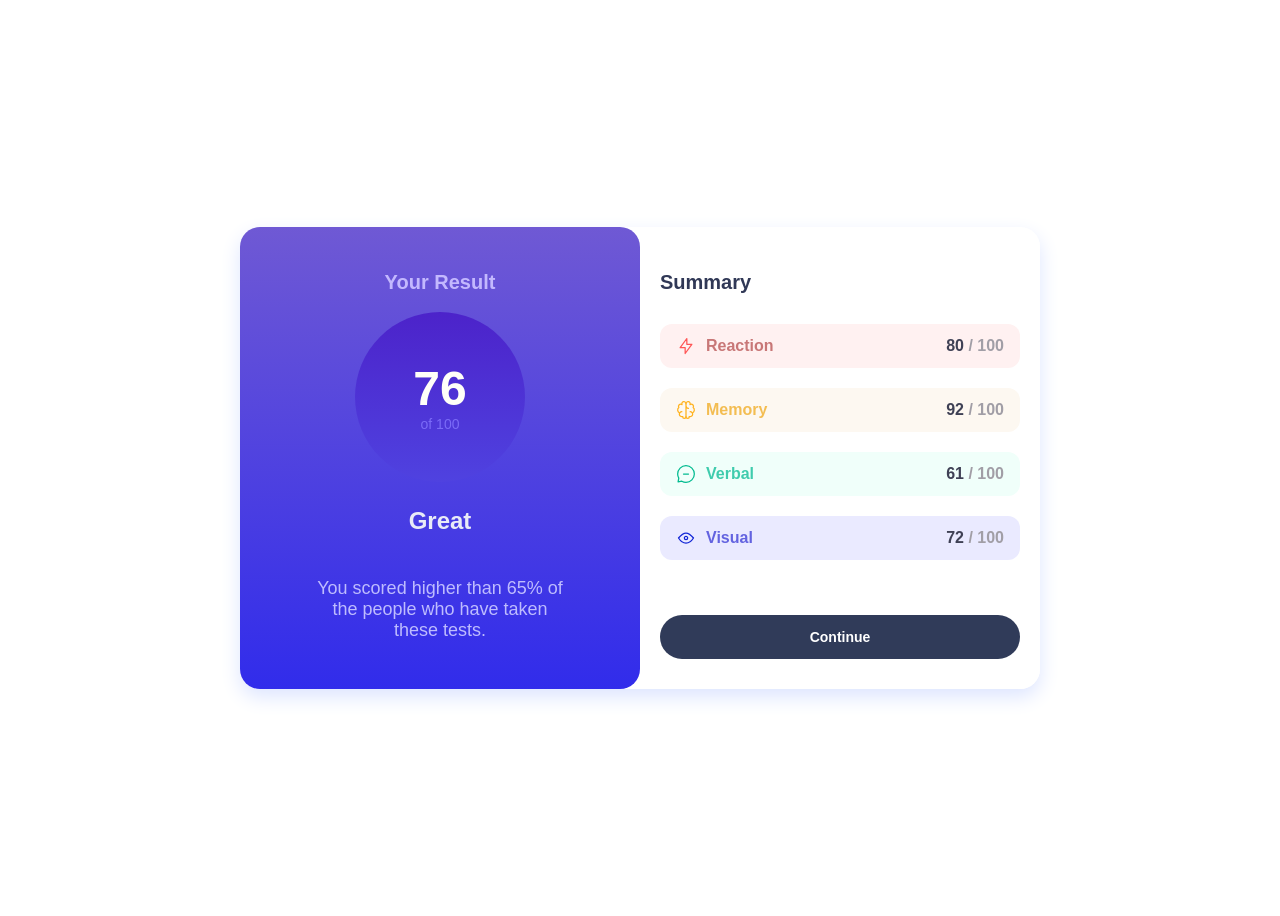
<file: index.html>
<!DOCTYPE html>
<html lang="en">
<head>
  <meta charset="UTF-8">
  <meta name="viewport" content="width=device-width, initial-scale=1.0"> <!-- displays site properly based on user's device -->
  <link rel="icon" type="image/png" sizes="32x32" href="./assets/images/favicon-32x32.png">
  <link rel="stylesheet" href="style.css">
  <title>Frontend Mentor | Results summary component</title>


</head>
<body>
  <div class="container">   
      <div class="left-card">
        <h1>Your Result</h1>
            <div class="score-circle">
              <div class="score1" class="total">76</div> 
              <div class="out-of-mark">of 100</div>
            </div>
             <h2>Great</h2>
             <p> You scored higher than 65% of <br> the people who have taken <br> these tests.</p>  
      </div>
     
      <div class="right-card">
        <h1>Summary</h1>

            <div class="summary-item reaction">
              <div class="label"><img src="assets/images/icon-reaction.svg" alt="reaction-icon"> <span>Reaction</span></div>
              <span><span class="score2">80</span> <span class="total"> / 100</span></span>
            </div>
            <div class="summary-item memory">
              <div class="label"><img src="assets/images/icon-memory.svg" alt="memory-icon"> <span>Memory</span></div>
              <span><span class="score2">92</span> <span class="total"> / 100</span></span>
            </div>
            <div class="summary-item verbal">
              <div class="label"><img src="assets/images/icon-verbal.svg" alt="verbal-icon"> <span>Verbal</span></div>
              <span><span class="score2">61</span> <span class="total"> / 100</span></span>
            </div>
            <div class="summary-item visual">
              <div class="label"><img src="assets/images/icon-visual.svg" alt="visual-icon"> <span>Visual</span></div>
              <span><span class="score2">73</span> <span class="total"> / 100</span></span>
            </div>
            <button id="continue-btn" disabled>Continue</button>
      </div>
  </div>

  <script src="index.js"></script>

</body>
</html>
</file>
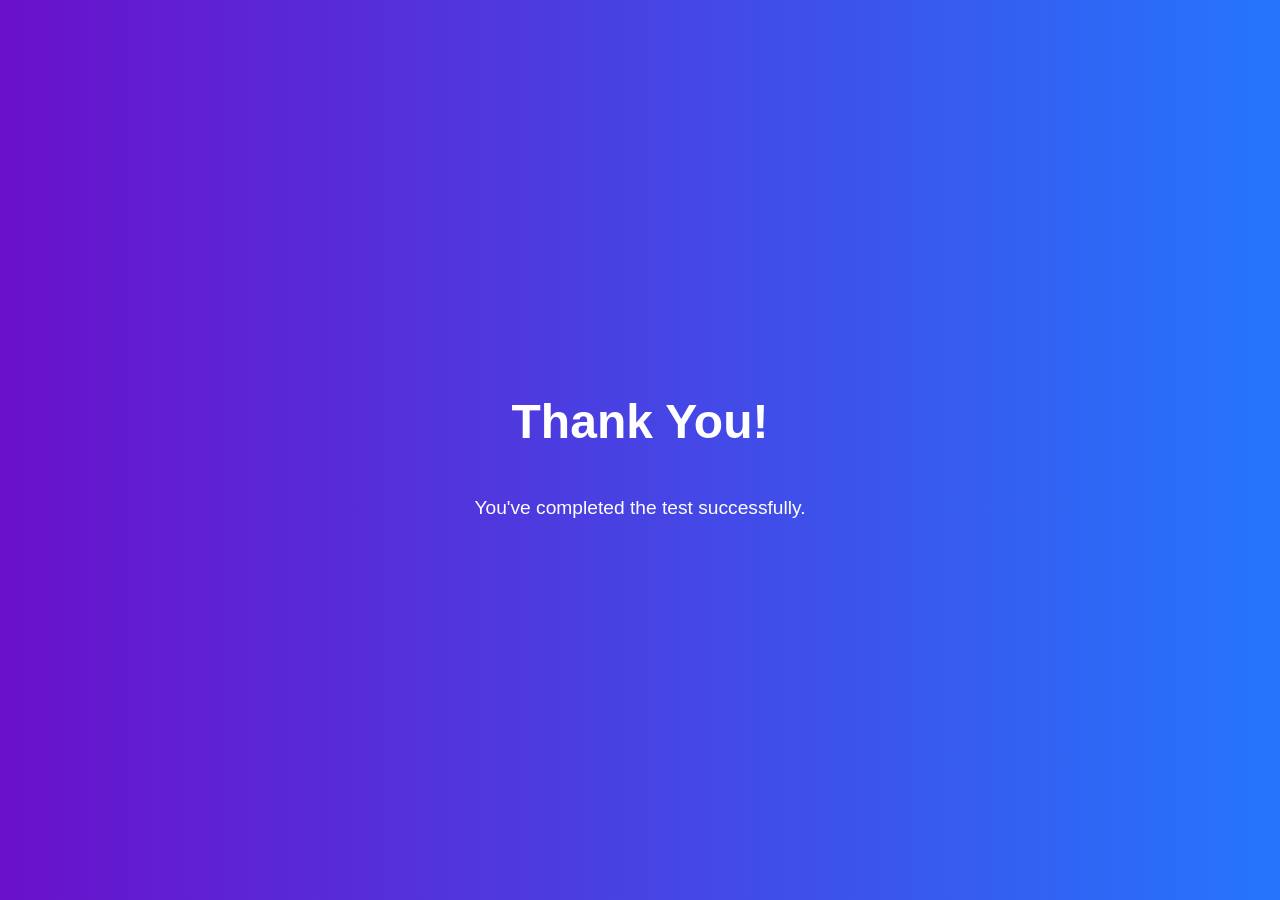
<file: recorded.html>
<!DOCTYPE html>
<html lang="en">
<head>
    <meta charset="UTF-8">
    <meta name="viewport" content="width=device-width, initial-scale=1.0">
    <title>Thank You</title>
    <style>
        body {
          background: linear-gradient(to right, #6a11cb, #2575fc);
          color: white;
          display: flex;
          flex-direction: column;
          justify-content: center;
          align-items: center;
          height: 100vh;
          margin: 0;
          font-family: 'Hanken Grotesk', sans-serif;
          text-align: center;
        }
        h1 {
          font-size: 3rem;
        }
        p {
          margin-top: 1rem;
          font-size: 1.2rem;
        }
        @media (max-width: 768px) {
           body {
           flex-direction: column;
           }
        }    
      </style>
</head>
<body>
    <h1>Thank You!</h1>
    <p>You've completed the test successfully.</p> 
</body>
</html>
</file>
<file: style.css>
* {
  box-sizing: border-box;
}

body {
  font-family: 'Hanken Grotesk', sans-serif;
  background: #FFFFFF;
  min-height: 100vh;
  display: flex;
  justify-content: center;
  align-items: center;
  padding: 20px;
}

.container {
  background: #FFFF;
  display: flex;
  border-radius: 20px;
  overflow: hidden;
  box-shadow: 0 8px 20px #DDE5FF;
  max-width: 800px;
  width: 100%;
}

p {
  font-size: 18px;
  text-align: center;
  color: #BEBCFE;
}   

h2 {
  color: #E9EBF7;
  font-size: 24px;
}

.left-card h1 {
  text-align: center;
  font-size: 20px;
  color: #C3B8FE;
}

.right-card h1 {
  font-size: 20px;
  margin-bottom: 10px;
  color: #303856;  
}

.left-card {
  background: linear-gradient(to bottom, #6f59d4 0%, #312CEB 100%);
  color: #FDFDFE;
  flex: 1;
  padding: 30px 20px;
  text-align: center;
  display: flex;
  flex-direction: column;
  justify-content: center;
  gap: 5px;
  border-top-right-radius: 20px;
  border-bottom-right-radius: 20px;
}

.right-card {
  background: #FFFFFF;
  flex: 1;
  padding: 30px 20px;
  display: flex;
  flex-direction: column;
  gap: 20px;
}

.score-circle {
  width: 170px;
  height: 170px;
  margin: 0 auto;
  background: linear-gradient(to bottom, #4C23CA 0%, #4F42E0 100%);
  border-radius: 50%;
  display: flex;
  justify-content: center;
  align-items: center;
  flex-direction: column;
}

.score1 {
  font-size: 48px;
  font-weight: bold;
  color: #FFFFF8;
}

.out-of-mark {
  font-size: 14px;
  opacity: 0.8;
  color: #8779FF;
}

.score2 {
  color: #3F4155;
}

.total {
  color: #A19EA6;
}


.summary-item {
  background:  #f7f9fc;
  padding: 12px 16px;
  border-radius: 12px;
  display: flex;
  justify-content: space-between;
  align-items: center;
  font-weight: bold;
}

.summary-item .label {
  display: flex;
  align-items: center;
  gap: 10px;
}

.reaction {
  background-color: #8a7373;
  color: #C87777;
}
  
  .memory {
    background-color: #fdf8f1;
    color: #f3bd52;
  }
  
  .verbal {
    background-color: #f0fffa;
    color: #3fccad;
  }
  
  .visual {
    background-color: #eaeaff;
    color: #6363e0;
  }

#continue-btn {
  margin-top: auto;
  padding: 14px 20px;
  border: none;
  border-radius: 25px;
  background: #303B59;
  color: white;
  font-weight: bold;
  font-size: 14px;
  cursor: pointer;
}

#continue-btn:hover {
  background: linear-gradient(to bottom, #6f59d4 0%, #312CEB 100%);
  transform: scale(1.05);
}


@media (max-width: 768px) {
  .container {
    flex-direction: column;
  }

  .left-card,
  .right-card {
    width: 100%;
    border-top-right-radius: 20px;
    border-bottom-right-radius: 20px;
    border-bottom-left-radius: 20px;
  }

  .score-circle {
    width: 120px;
    height: 120px;
  }
}
</file>
